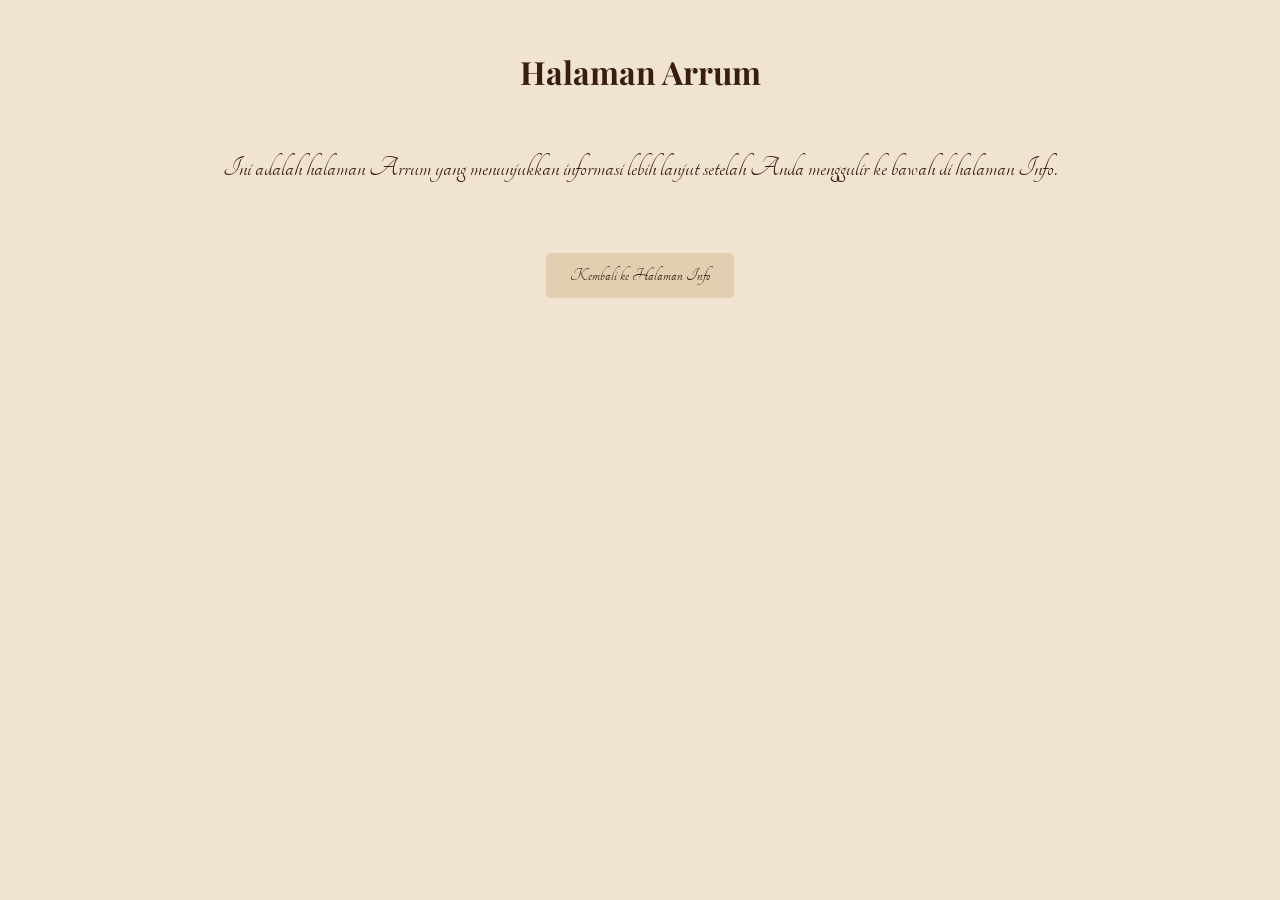
<file: arrum.html>
<!DOCTYPE html>
<html lang="id">
<head>
    <meta charset="UTF-8">
    <meta name="viewport" content="width=device-width, initial-scale=1.0">
    <title>Arrum Page</title>

    <!-- link font -->
    <link rel="preconnect" href="https://fonts.googleapis.com">
    <link rel="preconnect" href="https://fonts.gstatic.com" crossorigin>
    <link href="https://fonts.googleapis.com/css2?family=Allura&family=Cormorant+Garamond:ital,wght@0,300;0,400;0,500;0,600;0,700;1,300;1,400;1,500;1,600;1,700&family=Playfair+Display:ital,wght@0,400..900;1,400..900&family=Tangerine:wght@400;700&family=GFS+Didot&display=swap" rel="stylesheet">

    <style>
        body {
            margin: 0;
            padding: 0;
            box-sizing: border-box;
            background-color: #f0e3d1;
            font-family: Arial, sans-serif;
        }

        .arrum-container {
            display: flex;
            flex-direction: column;
            justify-content: center;
            align-items: center;
            padding: 50px;
        }

        .arrum-title {
            font-family: 'Playfair Display', serif;
            font-size: 2rem;
            color: #391e10;
            font-weight: bold;
        }

        .arrum-content {
            margin-top: 30px;
            font-family: 'Tangerine', serif;
            font-size: 1.8rem;
            color: #391e10;
        }

        .back-btn {
            background-color: #e2ceb1;
            color: #391e10;
            border: none;
            padding: 12px 24px;
            font-size: 1.2rem;
            cursor: pointer;
            border-radius: 5px;
            transition: all 0.3s ease-in-out;
            font-family: 'Tangerine', serif;
            margin-top: 40px;
        }

        .back-btn:hover {
            background-color: #c0a484;
            transform: scale(1.05);
        }
    </style>
</head>
<body>
    <div class="arrum-container">
        <div class="arrum-title">
            Halaman Arrum
        </div>
        <div class="arrum-content">
            <p>Ini adalah halaman Arrum yang menunjukkan informasi lebih lanjut setelah Anda menggulir ke bawah di halaman Info.</p>
        </div>

        <button class="back-btn" onclick="window.location.href='info.html';">
            Kembali ke Halaman Info
        </button>
    </div>
</body>
</html>
</file>
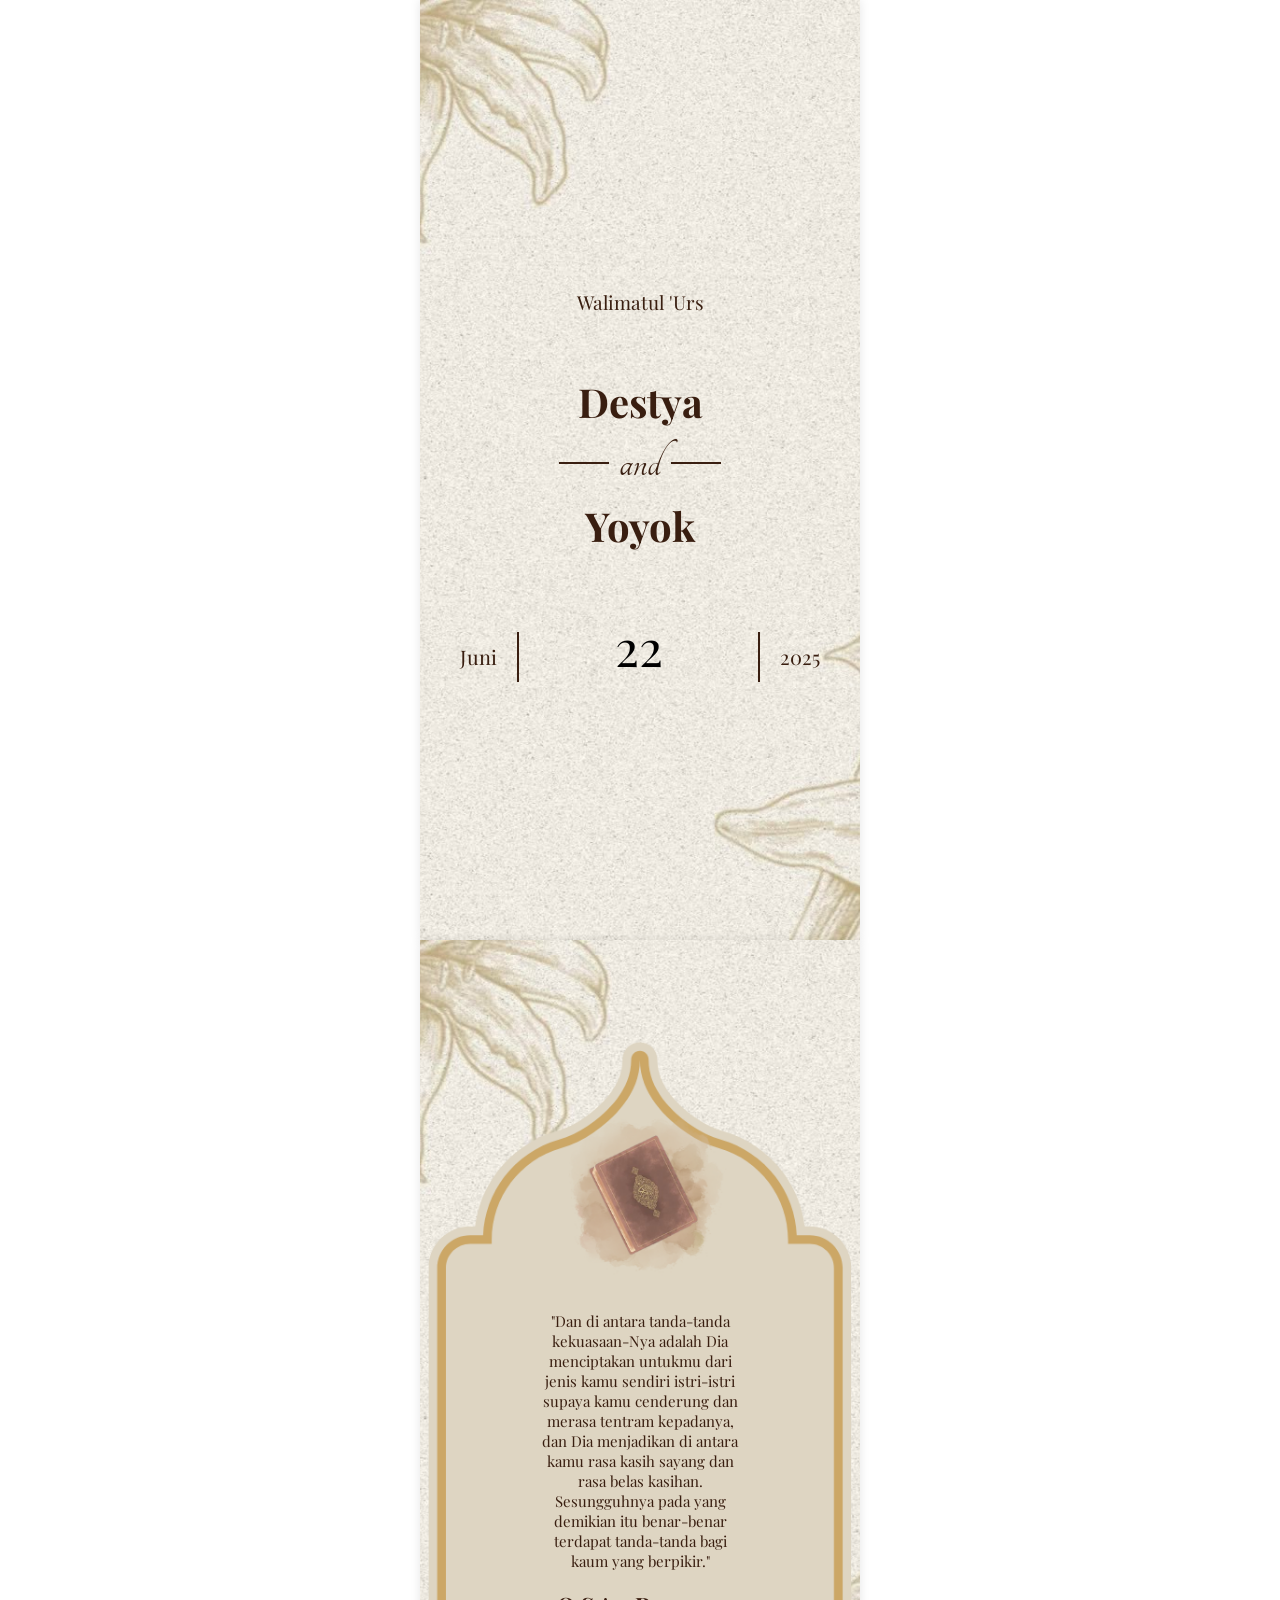
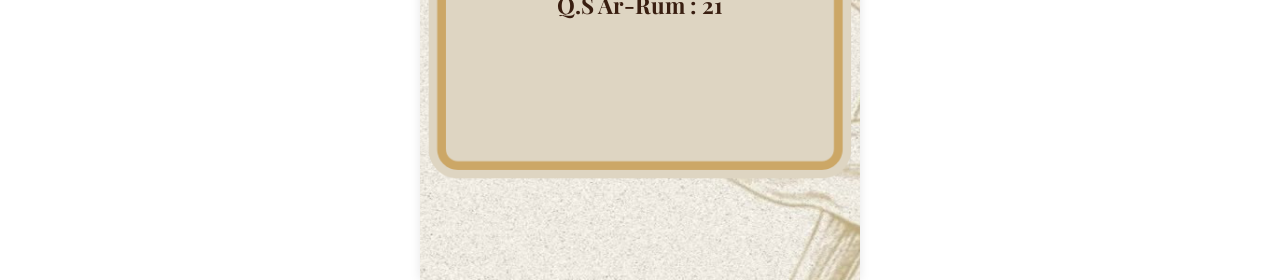
<file: info.html>
<!DOCTYPE html>
<html lang="id">
<head>
    <meta charset="UTF-8">
    <meta name="viewport" content="width=device-width, initial-scale=1.0">
    <title>Info Undangan</title>

    <!-- link font -->
    <link rel="preconnect" href="https://fonts.googleapis.com">
    <link rel="preconnect" href="https://fonts.gstatic.com" crossorigin>
    <link href="https://fonts.googleapis.com/css2?family=Allura&family=Cormorant+Garamond:ital,wght@0,300;0,400;0,500;0,600;0,700;1,300;1,400;1,500;1,600;1,700&family=Playfair+Display:ital,wght@0,400..900;1,400..900&family=Tangerine:wght@400;700&family=GFS+Didot&display=swap" rel="stylesheet">

    <style>
        body {
            margin: 0;
            padding: 0;
            box-sizing: border-box;
            display: flex;
            flex-direction: column; /* Vertikal alignment */
            justify-content: flex-start;
            align-items: center;
            height: 100%;
            background-color: white;
            font-family: Arial, sans-serif;
        }

        .container {
            width: 100%;
            max-width: 400px;
            height: 100vh;
            min-height: 100vh;
            background-color: #f0e3d1;
            background-image: url('img/info.jpg');
            background-size: cover; 
            background-position: center; 
            box-shadow: 0 0 10px rgba(0, 0, 0, 0.1);
            overflow: hidden;
            display: flex;
            justify-content: center;
            align-items: center;
            text-align: center;
            padding: 20px;
        }

        .hero {
            width: 100%;
            padding: 20px;
        }

        .names {
            display: flex;
            flex-direction: column;
            align-items: center;
            margin: 50px;
        }

        h1 {
            font-family: 'Playfair Display', serif;
            font-size: 1.2rem;
            margin-bottom: 10px;
            margin-top: -20px;
            color: #391e10;
            font-weight: normal;
        }

        p {
            font-family: 'Playfair Display', serif;
            font-size: 2.5rem;
            color: #391e10;
            font-weight: bold;
            margin: 10px;
        }

        a {
            font-family: 'Tangerine', serif;
            font-size: 3rem;
            position: relative;
            display: inline-block;
        }

        .and-text {
            display: inline-flex;
            color: #391e10;
            align-items: center;
            font-family: 'Tangerine', serif;
            font-size: 3rem;
        }

        .and-text::before,
        .and-text::after {
            content: "";
            width: 50px; 
            height: 2px;
            background-color: #391e10; 
            margin: 0 10px; 
        }

        .date-container {
            width: 100%;
            margin-top: 80px;
            display: flex;
            justify-content: space-between;
            align-items: center;
        }

        .left-align, .right-align {
            font-family: 'Playfair Display', serif;
            font-size: 20px;
            color: #391e10;
            display: flex;
            align-items: center;
        }

        .left-align {
            justify-content: flex-start;
        }

        .right-align {
            justify-content: flex-end;
        }

        .center-align {
            font-size: 50px;
            margin-top: -20px;
            font-family: 'Playfair Display', serif;
            justify-content: flex-end;
        }

        .vertical-line {
            width: 2px;
            height: 50px;
            background-color: #391e10;
            margin: 0 20px;
        }

        .btn {
            background-color: #e2ceb1;
            color: #391e10;
            border: none;
            padding: 10px 20px;
            font-size: 1.5rem;
            cursor: pointer;
            border-radius: 5px;
            font-family: 'Tangerine', serif;
            transition: all 0.3s ease-in-out;
        }

        .btn:hover {
            background-color: #c0a484;
            transform: scale(1.05);
        }

        /* New Section for Arrum */
        .ArrumSection {
            width: 100%;
            max-width: 400px;
            height: 100vh;
            min-height: 100vh;
            background-color: #f0e3d1;
            background-image: url('img/arrum.png');
            background-size: cover; 
            background-position: center; 
            box-shadow: 0 0 10px rgba(0, 0, 0, 0.1);
            overflow: hidden;
            display: flex;
            justify-content: center;
            align-items: center;
            text-align: center;
            padding: 20px;
        }        

        .arrum {
            font-family: 'Playfair Display', serif;
            font-size: 1.5rem;
            color: #fff;
            margin: 0;
        }

        .isiarrum {
            font-size: 15px;
            color: #391e10;
            font-weight: normal;
            padding: 100px;
            margin-top: 130px;
            text-align: center;
        }

    </style>
</head>
<body>
    <div class="container">
        <div class="hero" id="heroSection">
            <div class="names">
                <h1>Walimatul 'Urs</h1>
            </div>
            <div class="text-container">
                <p>Destya</p>
                <span class="and-text">
                    <span>and</span>
                </span>
                <p>Yoyok</p>
            </div>

            <!-- Additional text with vertical lines -->
            <div class="date-container">
                <div class="left-align">
                    Juni
                    <div class="vertical-line"></div>
                </div>
                <div class="center-align">
                    22
                </div>
                <div class="right-align">
                <div class="vertical-line"></div> 2025
                </div>
            </div>
        </div>
    </div>

    <!-- New Section (Arrum) -->
    <div class="ArrumSection">
        <div class="arrum" id="ArrumheroSection">
            <div class="isiarrum">
                "Dan di antara tanda-tanda kekuasaan-Nya adalah Dia menciptakan untukmu dari jenis kamu sendiri istri-istri supaya kamu cenderung dan merasa tentram kepadanya, dan Dia menjadikan di antara kamu rasa kasih sayang dan rasa belas kasihan. Sesungguhnya pada yang demikian itu benar-benar terdapat tanda-tanda bagi kaum yang berpikir."
                <h2>Q.S Ar-Rum : 21</h2>
            </div>
        </div>
    </div>
</body>
</html>
</file>
